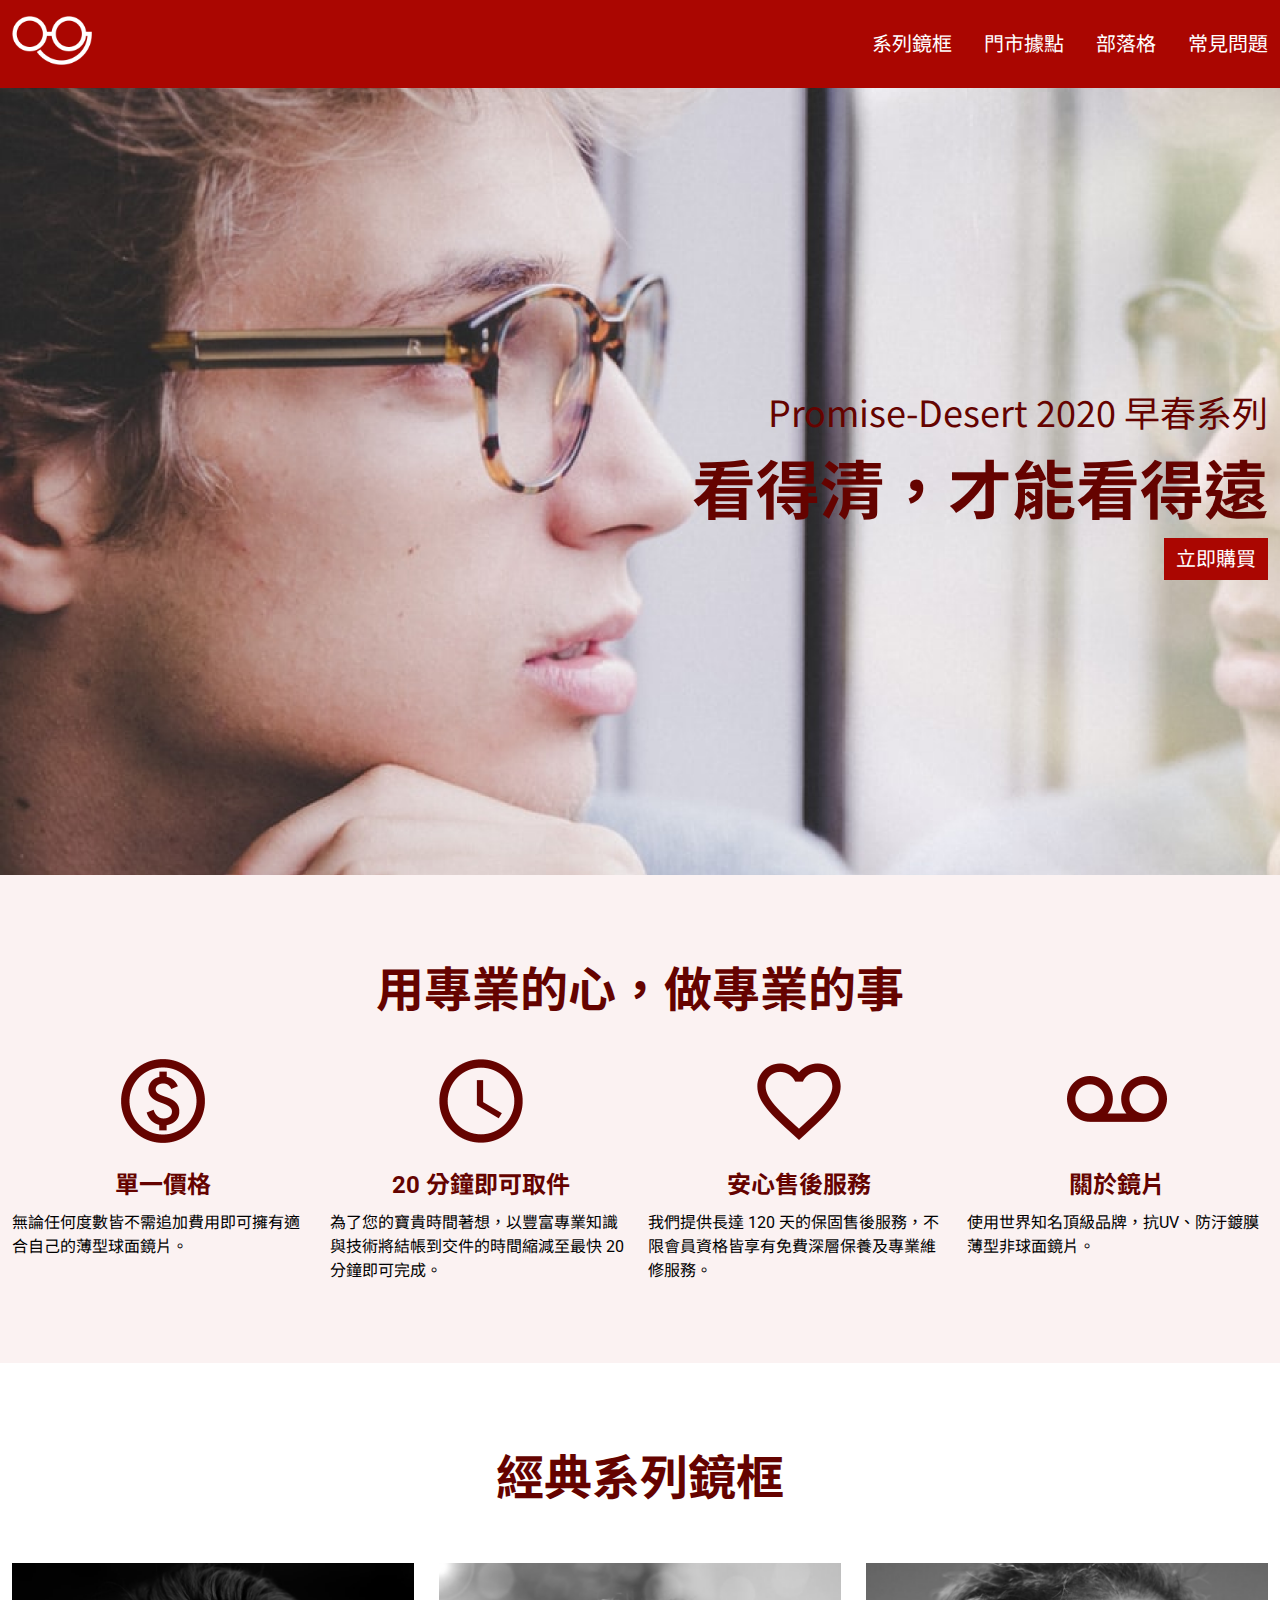
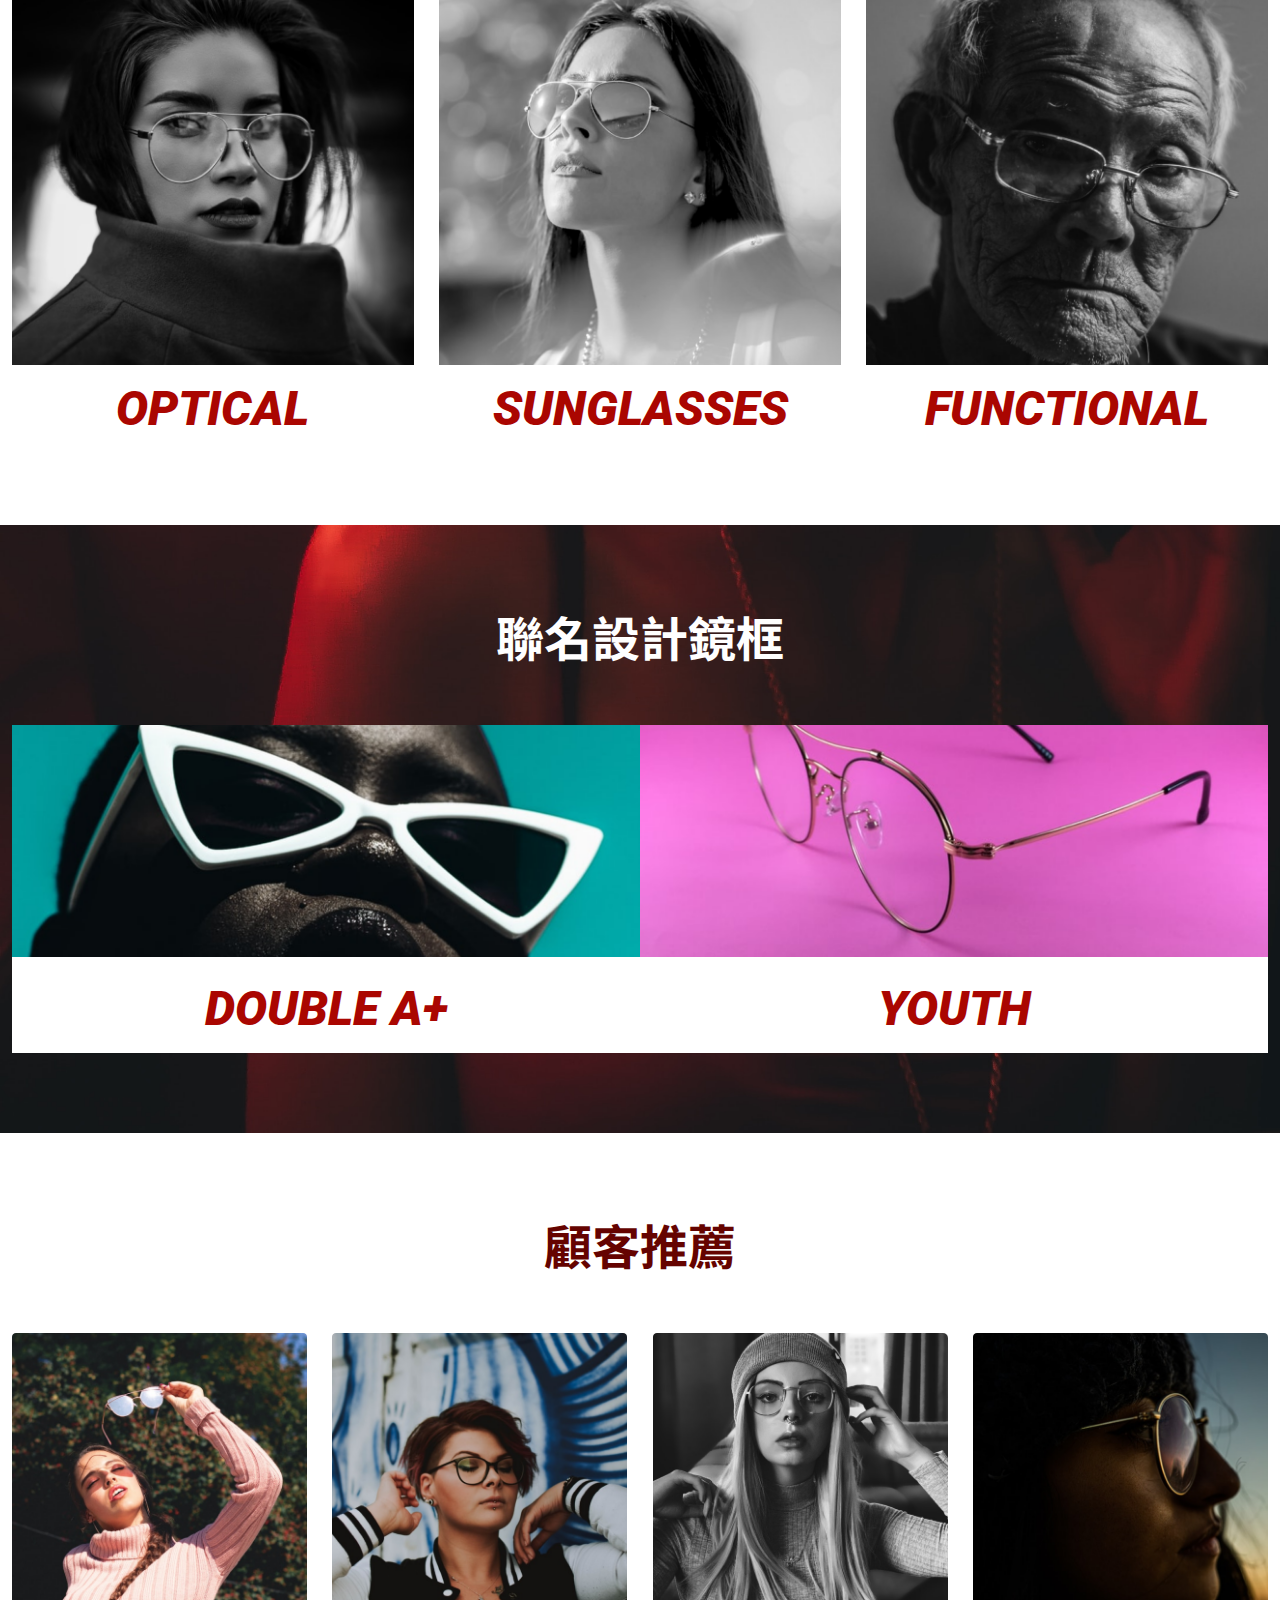
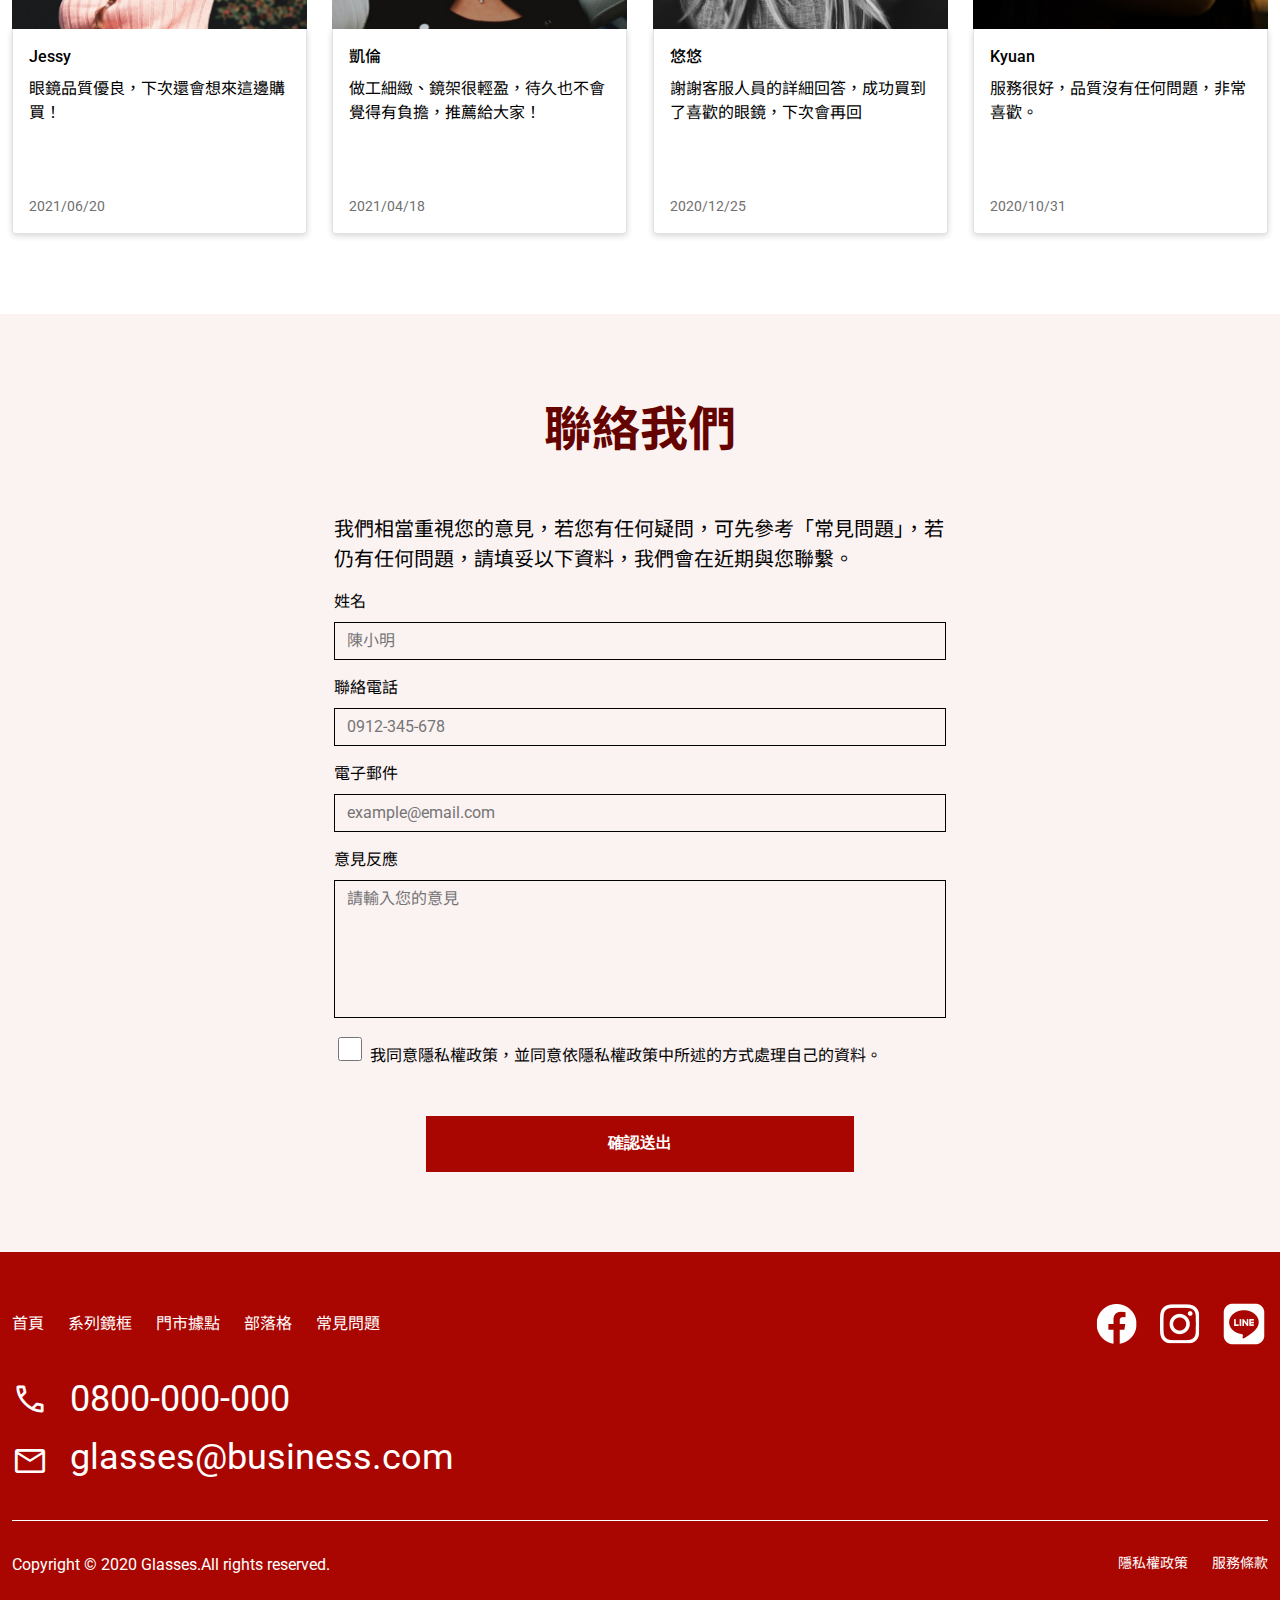
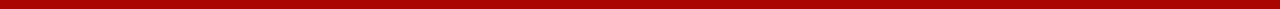
<file: index.html>
<!DOCTYPE html>
<html lang="en">

<head>
  <meta charset="UTF-8">
  <meta name="viewport" content="width=device-width, initial-scale=1.0">
  <meta http-equiv="X-UA-Compatible" content="ie=edge">
  <title>首頁</title>
  <link rel="preconnect" href="https://fonts.googleapis.com">
  <link rel="preconnect" href="https://fonts.gstatic.com" crossorigin>
  <link href="https://fonts.googleapis.com/css2?family=Noto+Sans+TC:wght@100;300;500;700;900&family=Roboto+Mono:ital,wght@0,100;0,400;0,700;1,700&family=Roboto:ital,wght@0,300;0,900;1,300;1,400;1,500;1,700&display=swap" rel="stylesheet">
  <link rel="preconnect" href="https://fonts.googleapis.com">
  <link rel="preconnect" href="https://fonts.gstatic.com" crossorigin>
  <link href="https://fonts.googleapis.com/css2?family=Noto+Sans+TC:wght@100;300;900&family=Roboto+Mono:ital,wght@0,100;0,400;0,700;1,700&family=Roboto:ital,wght@0,300;0,900;1,300;1,400;1,500;1,700&display=swap" rel="stylesheet">
  <link rel="stylesheet" href="https://fonts.googleapis.com/css2?family=Material+Symbols+Outlined:opsz,wght,FILL,GRAD@48,400,0,0" />
  <link rel="stylesheet" href="./assets/style/all.css">
</head>

<body>
<header class="bgc-primary">
    <nav class="container navbar">
    <h1><a href="index.html" class="logo">glasses website</a></h1>
    <ul class="menu fz-20">
        <li><a href="#">系列鏡框</a></li>
        <li><a href="#">門市據點</a></li>
        <li><a href="#">部落格</a></li>
        <li><a href="qna.html">常見問題</a></li>
    </ul>
    </nav>
</header>

  
<main>
  <!-- 廣告橫幅 -->
  <section class="banner">
      <div class="container banner-text">
      <h2 class="slogan text-red-1">Promise-Desert 2020 早春系列 <br><span class="text-red-1">看得清，才能看得遠</span></h2>
      <a href="#" class="button fz-20 bgc-primary">立即購買</a>
      </div>
  </section>
  <!-- 特點 -->
  <section class="bgc-secondary">
    <div class="container section-height">
    <h2 class="home-title text-red-1">用專業的心，做專業的事</h2>
    <ul class="feature">
      <li>
        <img src="assets/images/home-section2-1.png" alt="單一價格">
        <h3 class="text-red-1">單一價格</h3>
        <p>無論任何度數皆不需追加費用即可擁有適合自己的薄型球面鏡片。</p>
      </li>
      <li>
        <img src="assets/images/home-section2-2.png" alt="20分鐘即可取件">
        <h3 class="text-red-1">20 分鐘即可取件</h3>
        <p>為了您的寶貴時間著想，以豐富專業知識與技術將結帳到交件的時間縮減至最快 20 分鐘即可完成。</p>
      </li>
      <li>
        <img src="assets/images/home-section2-3.png" alt="安心售後服務">
        <h3 class="text-red-1">安心售後服務</h3>
        <p>我們提供長達 120 天的保固售後服務，不限會員資格皆享有免費深層保養及專業維修服務。</p>
      </li>
      <li>
        <img src="assets/images/home-section2-4.png" alt="關於鏡片">
        <h3 class="text-red-1">關於鏡片</h3>
        <p>使用世界知名頂級品牌，抗UV、防汙鍍膜薄型非球面鏡片。</p>
      </li>
    </ul>
  </div>
  </section>
  <!-- 經典產品 -->
  <section>
    <div class="container section-height">
      <h2 class="home-title text-red-1">經典系列鏡框</h2>
      <ul class="classic-product">
        <li>
          <a href="#"><img src="assets/images/home-section3-1.png" alt="OPTICAL">
          <h3 class="product-series text-red-2">OPTICAL</h3></a>
        </li>
        <li>
          <a href="#"><img src="assets/images/home-section3-2.png" alt="SUNGLASSES">
          <h3 class="product-series text-red-2">SUNGLASSES</h3></a>
        </li>
        <li>
          <a href="#"><img src="assets/images/home-section3-3.png" alt="FUNCTIONAL">
          <h3 class="product-series text-red-2">FUNCTIONAL</h3></a>
        </li>
      </ul>
    </div>
  </section>
  <!-- 聯名產品 -->
  <section class="cobranding-product">
    <div class="container section-height">
      <h2 class="home-title text-white">聯名設計鏡框</h2>
      <ul>
        <li><a href="#"><img src="assets/images/home-section4-1.png" alt="DOUBLE A+">
        <h3 class="product-series text-red-2">DOUBLE A+</h3></a>
      </li>
        <li><a href="#"><img src="assets/images/home-section4-2.png" alt="YOUTH">
          <h3 class="product-series text-red-2">YOUTH</h3></a>
        </li>
      </ul>
    </div>
  </section>
  <!-- 顧客推薦 -->
  <section>
    <div class="container section-height">
      <h2 class="home-title text-red-1">顧客推薦</h2>
      <ul class="review-list">
        <li>
          <img src="assets/images/home-section5-1.png" alt="Jessy">
          <div class="review-card">
            <div>
            <h3>Jessy</h3>
            <p>眼鏡品質優良，下次還會想來這邊購買！</p>
            </div>
            <time>2021/06/20</time>
          </div>
        </li>
        <li>
          <img src="assets/images/home-section5-2.png" alt="凱倫">
          <div class="review-card">
            <div>
            <h3>凱倫</h3>
            <p>做工細緻、鏡架很輕盈，待久也不會覺得有負擔，推薦給大家！</p>
            </div>
            <time>2021/04/18</time>
          </div>
        </li>
        <li>
          <img src="assets/images/home-section5-3.png" alt="悠悠">
          <div class="review-card">
            <div>
            <h3>悠悠</h3>
            <p>謝謝客服人員的詳細回答，成功買到了喜歡的眼鏡，下次會再回</p>
          </div>
            <time>2020/12/25</time>
          </div>
        </li>
        <li>
          <img src="assets/images/home-section5-4.png" alt="Kyuan">
          <div class="review-card">
            <div>
            <h3>Kyuan</h3>
            <p>服務很好，品質沒有任何問題，非常喜歡。</p>
            </div>
            <time>2020/10/31</time>
          </div>
        </li>
      </ul>
    </div>
  </section>
<!-- 聯絡我們 -->
<section class="bgc-secondary">
  <div class="container section-height contact">
    <h2 class="home-title text-red-1">聯絡我們</h2>
    <p>我們相當重視您的意見，若您有任何疑問，可先參考「常見問題」，若仍有任何問題，請填妥以下資料，我們會在近期與您聯繫。</p>
    <form action="#" class="contact-form">
      <div class="contact-group">
        <label for="name">姓名</label>
        <input name="name" type="text" id="name" placeholder="陳小明">
      </div>
      <div class="contact-group">
        <label for="tel">聯絡電話</label>
        <input name="tel" type="tel" id="tel" placeholder="0912-345-678">
      </div>
      <div class="contact-group">
        <label for="email">電子郵件</label>
        <input name="email" type="email" id="email" placeholder="example@email.com">
      </div>
      <div class="contact-group">
        <label for="suggestion">意見反應</label>
        <input name="suggestion" type="textarea" id="suggestion" placeholder="請輸入您的意見" >
      </div>
      <div class="check">
        <label for="agree">
        <input name="agree" type="checkbox"  id="agree">
          我同意隱私權政策，並同意依隱私權政策中所述的方式處理自己的資料。</label>
      </div>
      <button type="submit">確認送出</button>
    </form>
  </div>
</section>

</main>



  <footer class="bgc-primary">
    <div class="container footer text-white">
        <div class="footer-navbar">
            <div class="footer-navbar-left">
            <ul class="footer-navbar-list">
                <li><a href="index.html">首頁</a></li>
                <li><a href="#">系列鏡框</a></li>
                <li><a href="#">門市據點</a></li>
                <li><a href="#">部落格</a></li>
                <li><a href="qna.html">常見問題</a></li>
            </ul>
            <ul class="contact-item">
                <li>
                    <span class="material-symbols-outlined">call</span>
                    <a href="tel:+886800000000">0800-000-000</a></li>
                <li>
                    <span class="material-symbols-outlined mt-8">mail</span>
                    <a href="mailto:glasses@business.com">glasses@business.com</a></li>
            </ul>
            </div>
            <ul class="social-media">
                <li><a href="#"><img src="assets/images/ic-social-fb.png" alt="Facebook"></a></li>
                <li><a href="#"><img src="assets/images/ic_social_ig.png" alt="instagram"></a></li>
                <li><a href="#"><img src="assets/images/ic_social_line.png" alt="Line"></a></li>
            </ul>
        </div>
       
        <div class="copyright">
            <p>Copyright © 2020 Glasses.All rights reserved.</p>
            <ul class="terms">
                <li><a href="#">隱私權政策</a></li>
                <li><a href="#">服務條款</a></li>
            </ul>
        </div>
    </div>
</footer>
  <!-- <script src="./assets/js/vendors.js"></script>
  <script src="./assets/js/all.js"></script> -->
</body>

</html>
</file>
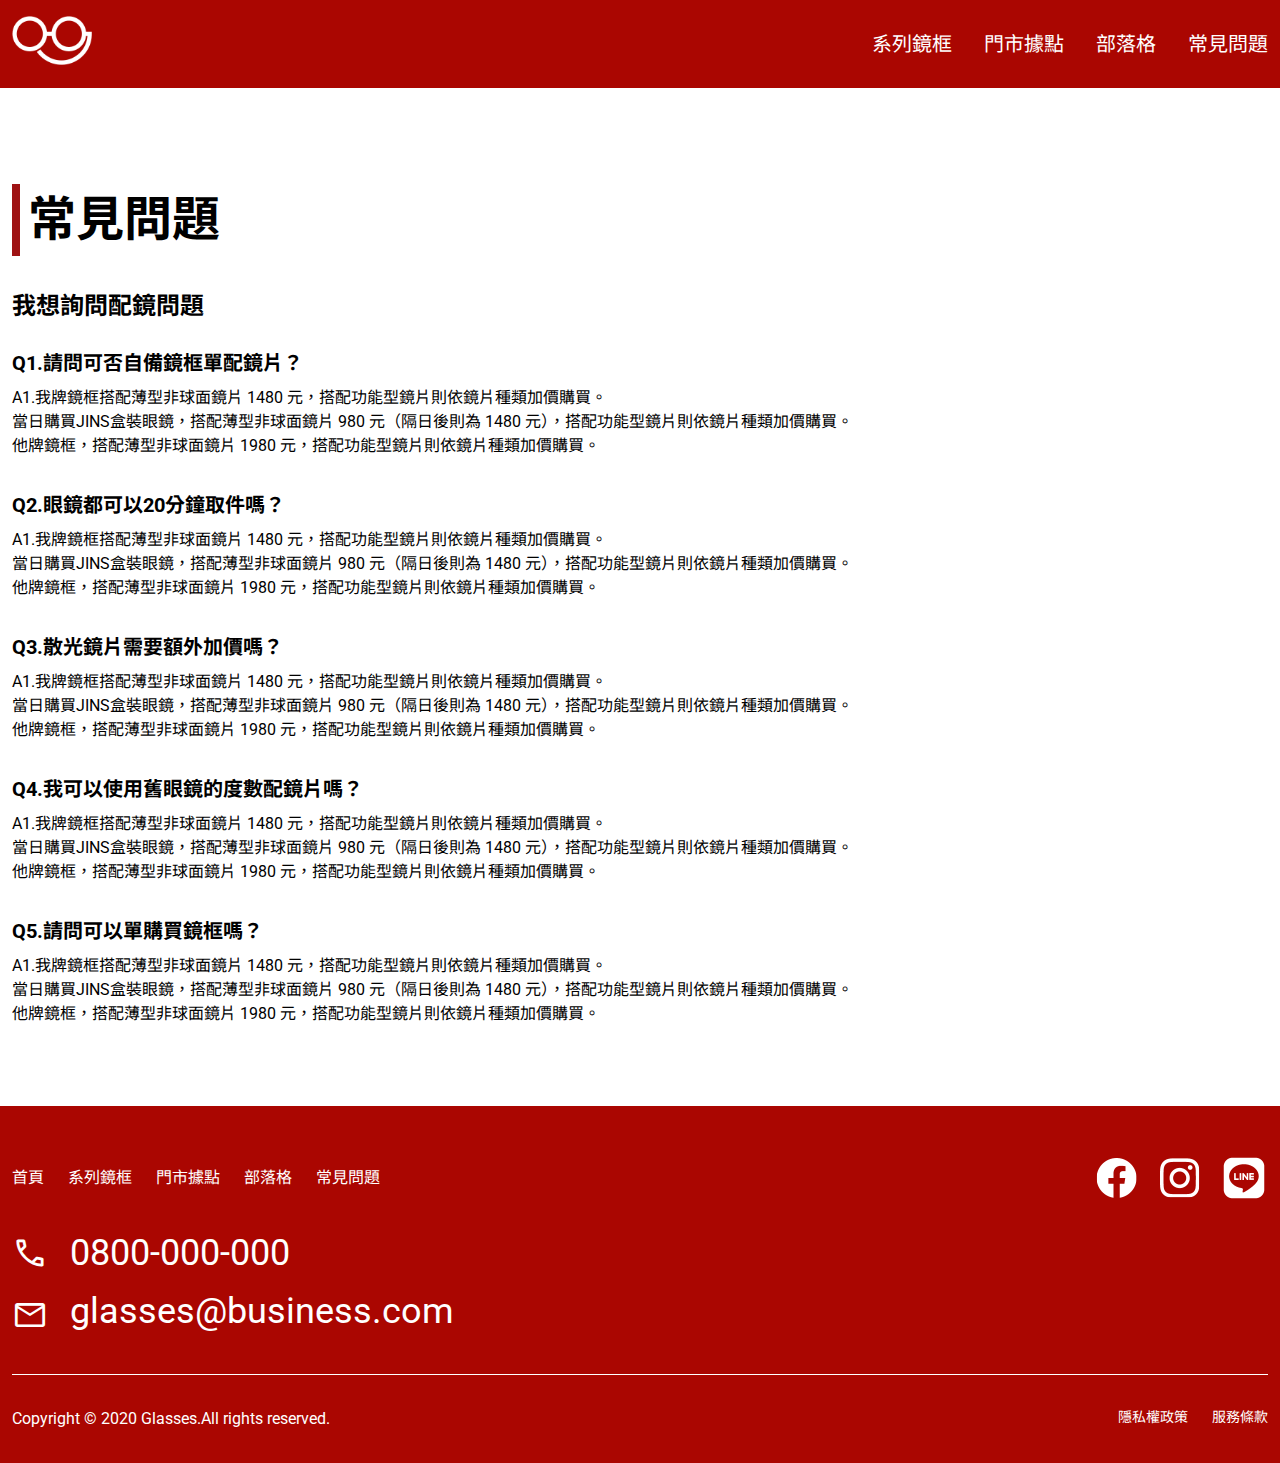
<file: qna.html>
<!DOCTYPE html>
<html lang="en">

<head>
  <meta charset="UTF-8">
  <meta name="viewport" content="width=device-width, initial-scale=1.0">
  <meta http-equiv="X-UA-Compatible" content="ie=edge">
  <title>常見問題</title>
  <link rel="preconnect" href="https://fonts.googleapis.com">
  <link rel="preconnect" href="https://fonts.gstatic.com" crossorigin>
  <link href="https://fonts.googleapis.com/css2?family=Noto+Sans+TC:wght@100;300;500;700;900&family=Roboto+Mono:ital,wght@0,100;0,400;0,700;1,700&family=Roboto:ital,wght@0,300;0,900;1,300;1,400;1,500;1,700&display=swap" rel="stylesheet">
  <link rel="preconnect" href="https://fonts.googleapis.com">
  <link rel="preconnect" href="https://fonts.gstatic.com" crossorigin>
  <link href="https://fonts.googleapis.com/css2?family=Noto+Sans+TC:wght@100;300;900&family=Roboto+Mono:ital,wght@0,100;0,400;0,700;1,700&family=Roboto:ital,wght@0,300;0,900;1,300;1,400;1,500;1,700&display=swap" rel="stylesheet">
  <link rel="stylesheet" href="https://fonts.googleapis.com/css2?family=Material+Symbols+Outlined:opsz,wght,FILL,GRAD@48,400,0,0" />
  <link rel="stylesheet" href="./assets/style/all.css">
</head>

<body>
<header class="bgc-primary">
    <nav class="container navbar">
    <h1><a href="index.html" class="logo">glasses website</a></h1>
    <ul class="menu fz-20">
        <li><a href="#">系列鏡框</a></li>
        <li><a href="#">門市據點</a></li>
        <li><a href="#">部落格</a></li>
        <li><a href="qna.html">常見問題</a></li>
    </ul>
    </nav>
</header>

  
<main class="container qna">
    <h2 class="title">常見問題</h2>
    <ul>
        <li class="qna-content">
        <h3 class="question-category">我想詢問配鏡問題</h3>
        <h4 class="question">Q1.請問可否自備鏡框單配鏡片？</h4>
        <p class="ans">A1.我牌鏡框搭配薄型非球面鏡片 1480 元，搭配功能型鏡片則依鏡片種類加價購買。 <br>
        當日購買JINS盒裝眼鏡，搭配薄型非球面鏡片 980 元（隔日後則為 1480 元），搭配功能型鏡片則依鏡片種類加價購買。 <br>
        他牌鏡框，搭配薄型非球面鏡片 1980 元，搭配功能型鏡片則依鏡片種類加價購買。</p>
        </li>
        <li class="qna-content">
        <h4 class="question">Q2.眼鏡都可以20分鐘取件嗎？</h4>
        <p class="ans">A1.我牌鏡框搭配薄型非球面鏡片 1480 元，搭配功能型鏡片則依鏡片種類加價購買。 <br>
        當日購買JINS盒裝眼鏡，搭配薄型非球面鏡片 980 元（隔日後則為 1480 元），搭配功能型鏡片則依鏡片種類加價購買。 <br>
        他牌鏡框，搭配薄型非球面鏡片 1980 元，搭配功能型鏡片則依鏡片種類加價購買。</p>
        </li>
        <li class="qna-content">
        <h4 class="question">Q3.散光鏡片需要額外加價嗎？</h4>
        <p class="ans">A1.我牌鏡框搭配薄型非球面鏡片 1480 元，搭配功能型鏡片則依鏡片種類加價購買。 <br>
        當日購買JINS盒裝眼鏡，搭配薄型非球面鏡片 980 元（隔日後則為 1480 元），搭配功能型鏡片則依鏡片種類加價購買。 <br>
        他牌鏡框，搭配薄型非球面鏡片 1980 元，搭配功能型鏡片則依鏡片種類加價購買。</p>
        </li>
        <li class="qna-content">
        <h4 class="question">Q4.我可以使用舊眼鏡的度數配鏡片嗎？</h4>
        <p class="ans">A1.我牌鏡框搭配薄型非球面鏡片 1480 元，搭配功能型鏡片則依鏡片種類加價購買。 <br>
        當日購買JINS盒裝眼鏡，搭配薄型非球面鏡片 980 元（隔日後則為 1480 元），搭配功能型鏡片則依鏡片種類加價購買。 <br>
        他牌鏡框，搭配薄型非球面鏡片 1980 元，搭配功能型鏡片則依鏡片種類加價購買。</p>
        </li>
        <li class="qna-content">
        <h4 class="question">Q5.請問可以單購買鏡框嗎？</h4>
        <p class="ans">A1.我牌鏡框搭配薄型非球面鏡片 1480 元，搭配功能型鏡片則依鏡片種類加價購買。 <br>
        當日購買JINS盒裝眼鏡，搭配薄型非球面鏡片 980 元（隔日後則為 1480 元），搭配功能型鏡片則依鏡片種類加價購買。 <br>
        他牌鏡框，搭配薄型非球面鏡片 1980 元，搭配功能型鏡片則依鏡片種類加價購買。</p>
        </li>
    </ul>
</main>



  <footer class="bgc-primary">
    <div class="container footer text-white">
        <div class="footer-navbar">
            <div class="footer-navbar-left">
            <ul class="footer-navbar-list">
                <li><a href="index.html">首頁</a></li>
                <li><a href="#">系列鏡框</a></li>
                <li><a href="#">門市據點</a></li>
                <li><a href="#">部落格</a></li>
                <li><a href="qna.html">常見問題</a></li>
            </ul>
            <ul class="contact-item">
                <li>
                    <span class="material-symbols-outlined">call</span>
                    <a href="tel:+886800000000">0800-000-000</a></li>
                <li>
                    <span class="material-symbols-outlined mt-8">mail</span>
                    <a href="mailto:glasses@business.com">glasses@business.com</a></li>
            </ul>
            </div>
            <ul class="social-media">
                <li><a href="#"><img src="assets/images/ic-social-fb.png" alt="Facebook"></a></li>
                <li><a href="#"><img src="assets/images/ic_social_ig.png" alt="instagram"></a></li>
                <li><a href="#"><img src="assets/images/ic_social_line.png" alt="Line"></a></li>
            </ul>
        </div>
       
        <div class="copyright">
            <p>Copyright © 2020 Glasses.All rights reserved.</p>
            <ul class="terms">
                <li><a href="#">隱私權政策</a></li>
                <li><a href="#">服務條款</a></li>
            </ul>
        </div>
    </div>
</footer>
  <!-- <script src="./assets/js/vendors.js"></script>
  <script src="./assets/js/all.js"></script> -->
</body>

</html>
</file>
<file: assets/style/all.css>
/* http://meyerweb.com/eric/tools/css/reset/ 
   v2.0 | 20110126
   License: none (public domain)
*/
html, body, div, span, applet, object, iframe,
h1, h2, h3, h4, h5, h6, p, blockquote, pre,
a, abbr, acronym, address, big, cite, code,
del, dfn, em, img, ins, kbd, q, s, samp,
small, strike, strong, sub, sup, tt, var,
b, u, i, center,
dl, dt, dd, ol, ul, li,
fieldset, form, label, legend,
table, caption, tbody, tfoot, thead, tr, th, td,
article, aside, canvas, details, embed,
figure, figcaption, footer, header, hgroup,
menu, nav, output, ruby, section, summary,
time, mark, audio, video {
  margin: 0;
  padding: 0;
  border: 0;
  font-size: 100%;
  font: inherit;
  vertical-align: baseline; }

/* HTML5 display-role reset for older browsers */
article, aside, details, figcaption, figure,
footer, header, hgroup, menu, nav, section {
  display: block; }

body {
  line-height: 1; }

ol, ul {
  list-style: none; }

blockquote, q {
  quotes: none; }

blockquote:before, blockquote:after,
q:before, q:after {
  content: '';
  content: none; }

table {
  border-collapse: collapse;
  border-spacing: 0; }

*, *::before, *::after {
  -webkit-box-sizing: border-box;
          box-sizing: border-box; }

body {
  font-family: 'Roboto', 'Noto Sans TC', -apple-system, BlinkMacSystemFont, "Segoe UI", "Microsoft JhengHei", "Helvetica Neue", Arial, sans-serif;
  line-height: 1.5; }

img {
  vertical-align: middle;
  max-width: 100%;
  height: auto; }

a {
  text-decoration: none;
  color: #FFFFFF; }
  a:hover {
    opacity: 0.6; }

.container {
  max-width: 1320px;
  margin: 0 auto;
  padding: 0 12px; }

.bgc-primary {
  background-color: #AA0601; }

.bgc-secondary {
  background-color: #FBF2F2; }

.fz-20 {
  font-size: 20px; }

.text-white {
  color: #FFFFFF; }

.text-red-1 {
  color: #650300; }

.text-red-2 {
  color: #AA0601; }

.mt-8 {
  margin-top: 8px; }

.logo {
  background-image: url(../images/logo-white.png);
  background-size: 100%;
  background-repeat: no-repeat;
  background-position: left center;
  width: 80px;
  height: 81px;
  display: inline-block;
  text-indent: 101%;
  overflow: hidden;
  white-space: nowrap; }

.navbar {
  display: -webkit-box;
  display: -ms-flexbox;
  display: flex;
  -webkit-box-pack: justify;
      -ms-flex-pack: justify;
          justify-content: space-between;
  -webkit-box-align: center;
      -ms-flex-align: center;
          align-items: center; }

.menu {
  display: -webkit-box;
  display: -ms-flexbox;
  display: flex;
  -webkit-box-pack: justify;
      -ms-flex-pack: justify;
          justify-content: space-between; }
  .menu a {
    padding-left: 32px;
    padding-right: 32px; }
  .menu:last-child a {
    padding-right: 0px; }
  @media (max-width: 992px) {
    .menu {
      -ms-flex-wrap: wrap;
          flex-wrap: wrap;
      font-size: 16px;
      border-top: 1px solid #FFFFFF;
      border-left: 1px solid #FFFFFF; }
      .menu li {
        width: 50%;
        border-right: 1px solid #FFFFFF;
        border-bottom: 1px solid #FFFFFF; }
      .menu a {
        display: block;
        padding: 12px 0; } }

.footer {
  padding-top: 48px;
  padding-bottom: 32px; }
  @media (max-width: 768px) {
    .footer {
      padding-top: 24px;
      padding-bottom: 24px; } }

.footer-navbar {
  display: -webkit-box;
  display: -ms-flexbox;
  display: flex;
  -webkit-box-pack: justify;
      -ms-flex-pack: justify;
          justify-content: space-between;
  padding-bottom: 32px;
  border-bottom: 1px solid #FFFFFF; }

.footer-navbar-list {
  display: -webkit-box;
  display: -ms-flexbox;
  display: flex;
  padding-top: 12px; }
  .footer-navbar-list a {
    padding-left: 24px;
    padding-right: 24px; }
  .footer-navbar-list:first-child a {
    padding-left: 0; }
  @media (max-width: 992px) {
    .footer-navbar-list a {
      padding-left: 12px;
      padding-right: 12px; } }
  @media (max-width: 768px) {
    .footer-navbar-list {
      display: none; } }

.social-media {
  display: -webkit-box;
  display: -ms-flexbox;
  display: flex; }
  .social-media img {
    width: 48px; }
  .social-media a {
    padding-left: 16px;
    padding-right: 16px; }
  .social-media:last-child a {
    padding-right: 0px; }
  @media (max-width: 992px) {
    .social-media img {
      width: 40px; }
    .social-media a {
      padding-left: 8px;
      padding-right: 8px; } }
  @media (max-width: 768px) {
    .social-media img {
      width: 24px; } }

.contact-item {
  font-size: 36px;
  margin-top: 36px; }
  .contact-item li {
    display: -webkit-box;
    display: -ms-flexbox;
    display: flex;
    -webkit-box-align: center;
        -ms-flex-align: center;
            align-items: center; }
  @media (max-width: 768px) {
    .contact-item {
      font-size: 16px;
      margin-top: 0; } }

.material-symbols-outlined {
  font-size: 36px;
  display: block;
  margin-right: 22px;
  line-height: 54px; }
  @media (max-width: 768px) {
    .material-symbols-outlined {
      font-size: 18px;
      margin-right: 11px;
      line-height: 24px; } }

.copyright {
  display: -webkit-box;
  display: -ms-flexbox;
  display: flex;
  -webkit-box-pack: justify;
      -ms-flex-pack: justify;
          justify-content: space-between;
  padding-top: 32px; }
  @media (max-width: 768px) {
    .copyright {
      -webkit-box-orient: vertical;
      -webkit-box-direction: normal;
          -ms-flex-direction: column;
              flex-direction: column;
      padding-top: 16px; } }

.terms {
  font-size: 14px;
  display: -webkit-box;
  display: -ms-flexbox;
  display: flex; }
  .terms a {
    padding-left: 24px;
    padding-right: 24px; }
  .terms:last-child a {
    padding-right: 0; }
  @media (max-width: 992px) {
    .terms a {
      padding-left: 12px;
      padding-right: 12px; } }
  @media (max-width: 768px) {
    .terms {
      -webkit-box-orient: vertical;
      -webkit-box-direction: normal;
          -ms-flex-direction: column;
              flex-direction: column; }
      .terms li {
        margin-top: 8px; }
      .terms a {
        padding-left: 0; } }

@media (max-width: 992px) {
  header .container {
    display: block;
    text-align: center;
    padding-left: 0;
    padding-right: 0; } }

.banner {
  background-image: url(../images/home-header.png);
  background-size: cover;
  height: 787px;
  background-repeat: no-repeat; }
  @media (max-width: 768px) {
    .banner {
      background-image: url(../images/home-header-sm.png);
      height: 396px; } }

.banner-text {
  display: -webkit-box;
  display: -ms-flexbox;
  display: flex;
  -webkit-box-orient: vertical;
  -webkit-box-direction: normal;
      -ms-flex-direction: column;
          flex-direction: column;
  -webkit-box-pack: center;
      -ms-flex-pack: center;
          justify-content: center;
  -webkit-box-align: end;
      -ms-flex-align: end;
          align-items: flex-end;
  text-align: end;
  height: 100%; }

.slogan {
  font-family: Noto Sans TC;
  font-size: 36px; }
  .slogan span {
    font-size: 64px;
    font-weight: 700; }
  @media (max-width: 768px) {
    .slogan {
      font-size: 16px; }
      .slogan span {
        font-size: 24px; } }

.button {
  padding: 6px 12px;
  margin-top: 4px; }

.section-height {
  padding-top: 80px;
  padding-bottom: 80px; }

.home-title {
  font-size: 48px;
  font-weight: 700;
  text-align: center; }
  @media (max-width: 768px) {
    .home-title {
      font-size: 24px; } }

.feature {
  display: -webkit-box;
  display: -ms-flexbox;
  display: flex;
  -webkit-box-pack: justify;
      -ms-flex-pack: justify;
          justify-content: space-between;
  text-align: center; }
  .feature li {
    width: 24%;
    margin-top: 24px; }
  .feature img {
    width: 100px; }
  .feature h3 {
    font-size: 24px;
    font-weight: 700;
    margin-top: 16px; }
  .feature p {
    text-align: left;
    margin-top: 8px; }
  @media (max-width: 992px) {
    .feature {
      -ms-flex-wrap: wrap;
          flex-wrap: wrap; }
      .feature li {
        width: 47%; } }
  @media (max-width: 768px) {
    .feature {
      -webkit-box-orient: vertical;
      -webkit-box-direction: normal;
          -ms-flex-direction: column;
              flex-direction: column;
      -webkit-box-align: center;
          -ms-flex-align: center;
              align-items: center; }
      .feature li {
        width: 80%; } }

.classic-product {
  display: -webkit-box;
  display: -ms-flexbox;
  display: flex;
  -webkit-box-pack: justify;
      -ms-flex-pack: justify;
          justify-content: space-between;
  text-align: center;
  margin-top: 48px; }
  .classic-product li {
    width: 32%; }
    .classic-product li img {
      width: 416px; }
  @media (max-width: 992px) {
    .classic-product {
      -webkit-box-orient: vertical;
      -webkit-box-direction: normal;
          -ms-flex-direction: column;
              flex-direction: column;
      -webkit-box-align: center;
          -ms-flex-align: center;
              align-items: center;
      -webkit-box-pack: center;
          -ms-flex-pack: center;
              justify-content: center;
      margin-top: 24px; }
      .classic-product li {
        width: 50%; }
      .classic-product img {
        margin-top: 24px; } }
  @media (max-width: 768px) {
    .classic-product li {
      width: 100%; } }

.product-series {
  font-size: 48px;
  font-style: italic;
  font-weight: 900;
  margin-top: 8px; }

.cobranding-product {
  background-image: url(../images/index-bg.png);
  background-size: cover;
  background-repeat: no-repeat; }
  .cobranding-product ul {
    display: -webkit-box;
    display: -ms-flexbox;
    display: flex;
    text-align: center; }
    .cobranding-product ul li {
      width: 50%;
      background-color: #fff;
      margin-top: 48px; }
      .cobranding-product ul li h3 {
        padding-top: 8px;
        padding-bottom: 8px; }
  @media (max-width: 992px) {
    .cobranding-product ul {
      -webkit-box-orient: vertical;
      -webkit-box-direction: normal;
          -ms-flex-direction: column;
              flex-direction: column;
      -webkit-box-align: center;
          -ms-flex-align: center;
              align-items: center; }
      .cobranding-product ul li {
        width: 100%; } }

.review-list {
  display: -webkit-box;
  display: -ms-flexbox;
  display: flex;
  -webkit-box-pack: justify;
      -ms-flex-pack: justify;
          justify-content: space-between;
  margin-top: 48px; }
  .review-list li {
    width: 23.5%; }
  .review-list img {
    width: 100%; }
  @media (max-width: 992px) {
    .review-list {
      -ms-flex-wrap: wrap;
          flex-wrap: wrap;
      margin-top: 24px; }
      .review-list li {
        width: 48%;
        margin-top: 24px; } }
  @media (max-width: 768px) {
    .review-list {
      -webkit-box-orient: vertical;
      -webkit-box-direction: normal;
          -ms-flex-direction: column;
              flex-direction: column;
      -webkit-box-align: center;
          -ms-flex-align: center;
              align-items: center;
      margin-top: 8px; }
      .review-list li {
        width: 100%;
        margin-top: 16px; } }

.review-card {
  display: -webkit-box;
  display: -ms-flexbox;
  display: flex;
  -webkit-box-orient: vertical;
  -webkit-box-direction: normal;
      -ms-flex-direction: column;
          flex-direction: column;
  -webkit-box-pack: justify;
      -ms-flex-pack: justify;
          justify-content: space-between;
  height: 205px;
  padding: 16px;
  border-left: 1px solid #DEE2E6;
  border-right: 1px solid #DEE2E6;
  border-bottom: 1px solid #DEE2E6;
  border-radius: 0 0 4px 4px;
  -webkit-box-shadow: 0px 2px 6px #00000029;
          box-shadow: 0px 2px 6px #00000029; }
  .review-card h3 {
    font-weight: 500;
    margin-bottom: 8px; }
  .review-card time {
    font-size: 14px;
    color: #707070; }

.contact {
  max-width: 636px;
  margin: 0 auto; }
  .contact p {
    font-size: 20px;
    margin-top: 48px; }
  @media (max-width: 992px) {
    .contact {
      max-width: 576px; }
      .contact p {
        font-size: 16px;
        margin-top: 24px; } }
  @media (max-width: 768px) {
    .contact {
      width: 100%; } }

.contact-form {
  margin-top: 8px; }
  .contact-form button {
    display: block;
    margin: 0 auto;
    margin-top: 48px;
    width: 70%;
    height: 56px;
    background-color: #AA0601;
    color: #FFFFFF;
    font-size: 16px;
    font-weight: 700;
    border: none; }
    .contact-form button:hover {
      opacity: 0.6; }
    @media (max-width: 768px) {
      .contact-form button {
        width: 100%; } }

.contact-group {
  margin-top: 16px; }
  .contact-group input {
    font-family: 'Roboto', 'Noto Sans TC', -apple-system, BlinkMacSystemFont, "Segoe UI", "Microsoft JhengHei", "Helvetica Neue", Arial, sans-serif;
    font-size: 16px;
    line-height: 1.5;
    width: 100%;
    padding: 6px 12px;
    border: 1px solid #000;
    margin-top: 8px;
    background-color: #FBF2F2; }
  .contact-group input[type="textarea"] {
    padding: 6px 0px 106px 12px; }

.check {
  margin-top: 16px; }
  .check input {
    width: 24px;
    height: 24px;
    margin-right: 4px; }

.qna {
  padding-top: 96px;
  padding-bottom: 80px; }
  @media (max-width: 992px) {
    .qna {
      padding-top: 80px; } }
  @media (max-width: 768px) {
    .qna {
      padding-top: 40px;
      padding-bottom: 64px; } }

.title {
  font-size: 48px;
  font-weight: 700;
  padding-left: 8px;
  border-left: 8px solid #9F1213; }
  @media (max-width: 768px) {
    .title {
      font-size: 24px; } }

.qna-content {
  margin-top: 32px; }
  @media (max-width: 768px) {
    .qna-content {
      margin-top: 24px; } }

.question-category {
  font-size: 24px;
  font-weight: 700;
  margin-bottom: 24px; }

.question {
  font-size: 20px;
  font-weight: 700;
  margin-bottom: 8px; }

/*# sourceMappingURL=all.css.map */
</file>
